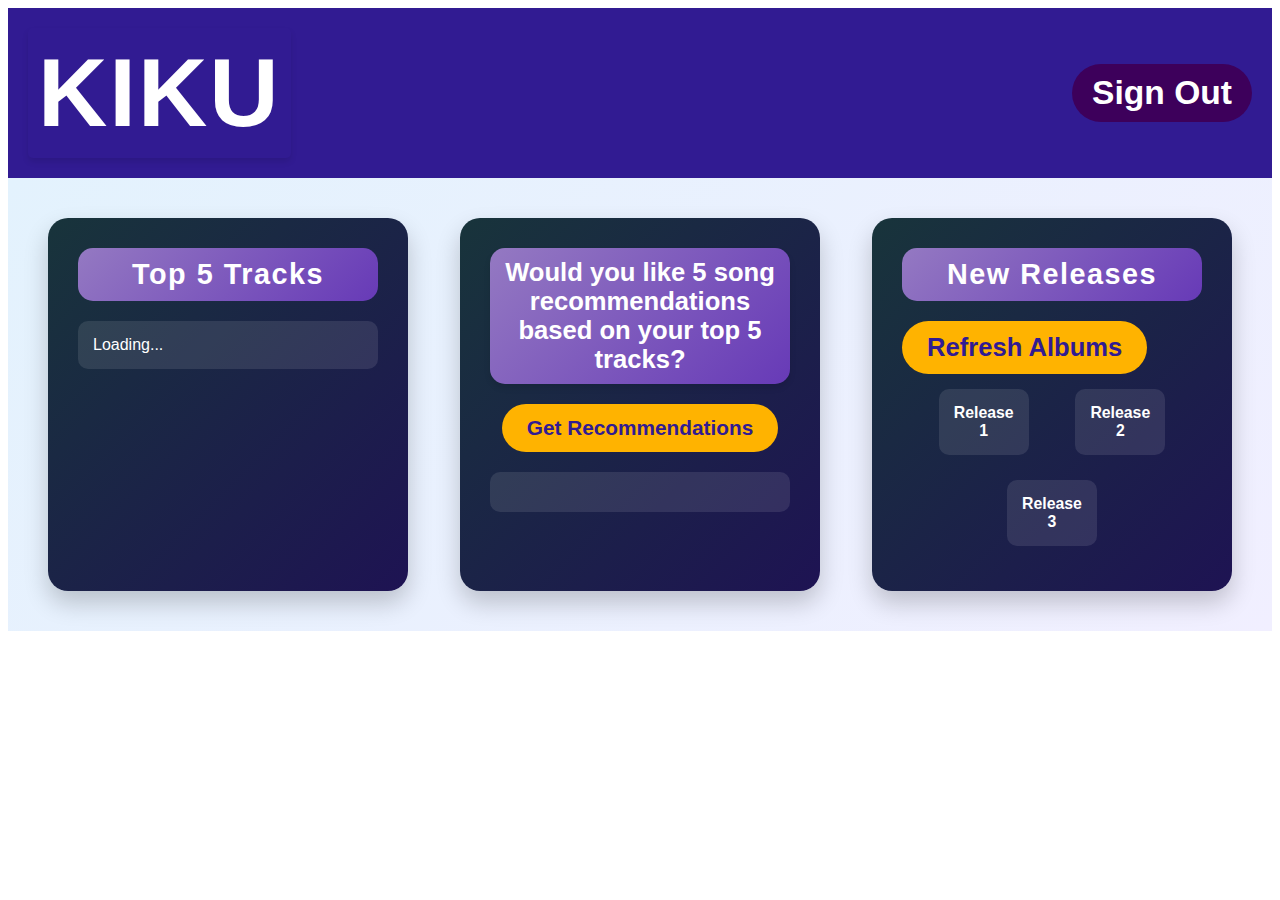
<file: homePage.html>
<!DOCTYPE html>
<html lang="en">
<head>
    <meta charset="UTF-8">
    <meta name="viewport" content="width=device-width, initial-scale=1.0">
    <title>Your Spotify Top Tracks</title>
    <link rel="stylesheet" href="style.css">
</head>
<body>
  <!-- Navbar with toggle functionality -->
  <div id="navbar" class="header">
    <p id="website-name">Kiku</p>
    <button id="signout-btn">Sign Out</button>
  </div>

 <!-- <a href="home.html">
    <p id="concerts">Want to see your favorite artists?</p>
  </a>-->
  
  <div id="main-container">
    <div id="tracks-block">
      <h1>Top 5 Tracks</h1>
      <div id="tracks">Loading...</div>
    </div>
  
    <div id="recommendation-block">
      <p id="recommend-text">Would you like 5 song recommendations based on your top 5 tracks?</p>
      <button id="recommend-button" onclick="getRecommendations()">Get Recommendations</button>
      <div id="recommendations"></div>
    </div>
  
    <div id="new-releases-block">
      <h1>New Releases</h1>
      <button id="refresh-albums-button">Refresh Albums</button>
      <div id="output">
        <p>Release 1</p>
        <p>Release 2</p>
        <p>Release 3</p>
      </div>
    </div>
  </div>

  <script src="index.js" type="module"></script>
</body>
</html>
</file>
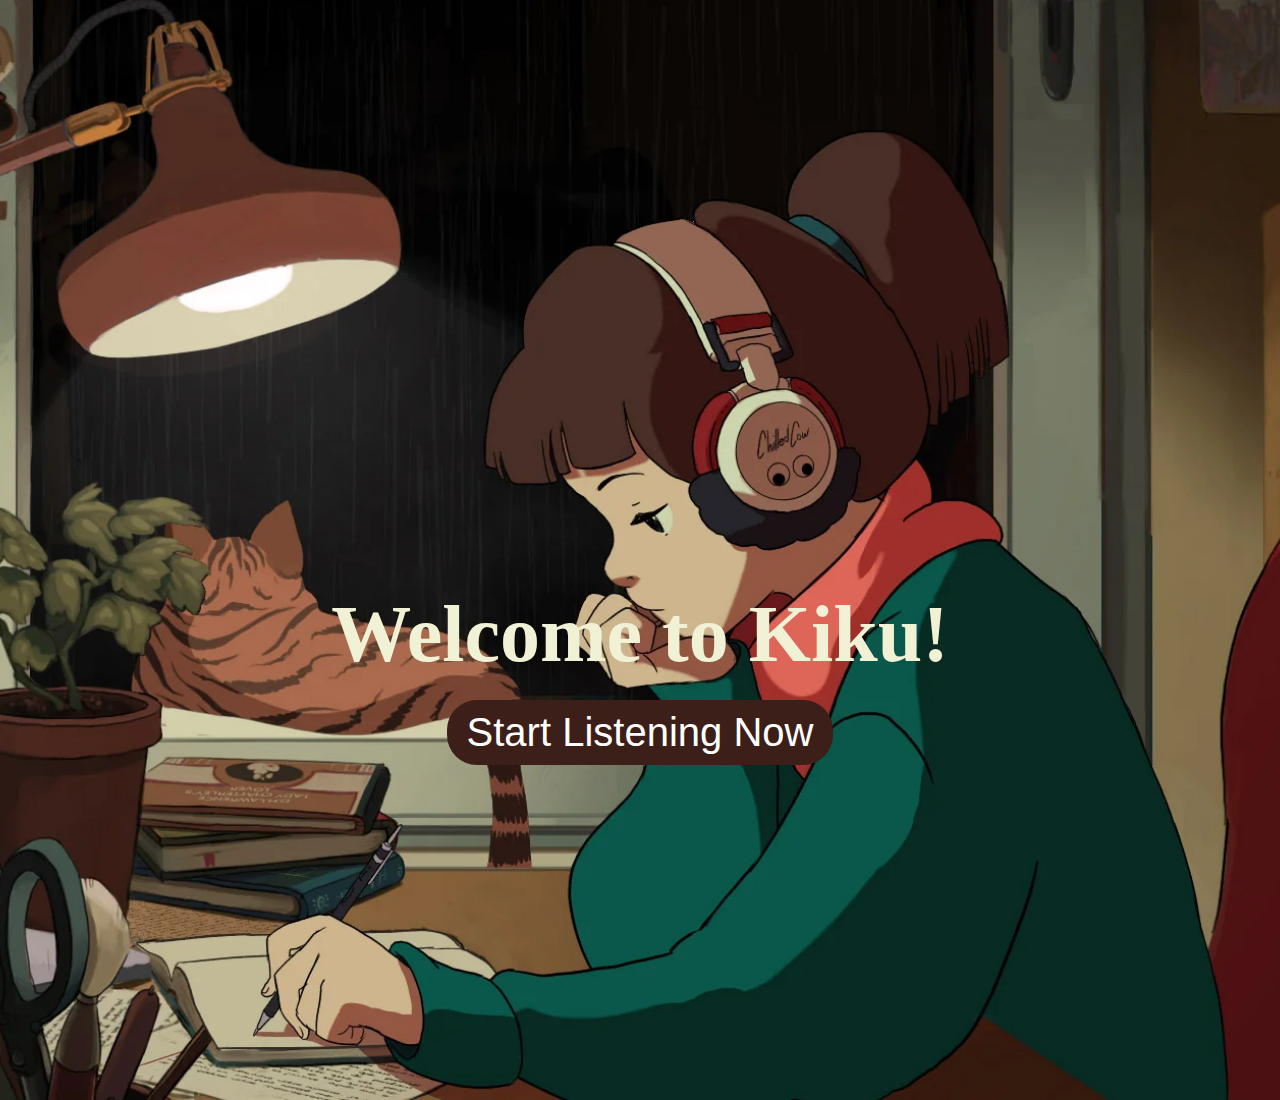
<file: login.html>
<!-- login.html -->
<!DOCTYPE html>
<html lang="en">
<head>
    <meta charset="UTF-8">
    <meta name="viewport" content="width=device-width, initial-scale=1.0">
    <title>Kiku</title>
    <link rel="stylesheet" href="loginStyle.css">
</head>
<body>
    <div class="login">
        <h1 id="welcome">Welcome to Kiku!</h1>
        <button id="login-btn">Start Listening Now</button>
    </div>
    

    <script src="login.js" type="module"></script>
</body>
</html>
</file>
<file: style.css>
/* Main Container */
#main-container {
  display: flex;
  justify-content: space-between;
  flex-wrap: wrap;
  gap: 30px;
  padding: 40px;
  background: linear-gradient(135deg, #E3F2FD, #F1EFFF); /* Light gradient background */
}

/* Card Style for each section */
#tracks-block, #recommendation-block, #new-releases-block {
  flex: 1;
  min-width: 220px;
  max-width: 300px;
  padding: 30px;
  background: linear-gradient(135deg, #18343b, #1e1353); /* Deep gradient background */
  border-radius: 20px;
  box-shadow: 0 12px 24px rgba(0, 0, 0, 0.2);
  color: #FFFFFF;
  font-family: 'Poppins', sans-serif; /* Modern font choice */
  transition: transform 0.3s ease;
}

#tracks-block:hover, #recommendation-block:hover, #new-releases-block:hover {
  transform: scale(1.05); /* Slightly enlarge on hover */
}

/* Titles */
#tracks-block h1, #recommendation-block h1, #new-releases-block h1 {
  text-align: center;
  font-size: 1.8em;
  margin-top: 0;
  margin-bottom: 20px;
  color: #FFF;
  font-weight: bold;
  letter-spacing: 1.5px;
  padding: 10px 0;
  background: linear-gradient(135deg, #9479c2, #673AB7);
  border-radius: 15px;
}

/* Tracks List */
#tracks {
  padding: 15px;
  background-color: rgba(255, 255, 255, 0.1); /* Slightly transparent background */
  border-radius: 10px;
}

#tracks .track-item {
  display: flex;
  align-items: center;
  margin-bottom: 10px;
  padding: 15px;
  color: #FFC107;
  font-weight: bold;
  background-color: rgba(255, 255, 255, 0.05); /* Transparent track background */
  border-radius: 10px;
  transition: background-color 0.3s ease;
  font-size: 1.2em;
}

#tracks .track-item:hover {
  background-color: rgba(255, 255, 255, 0.15);
}

.track-number {
  font-size: 2em;
  font-weight: bold;
  color: #333; 
  width: 30px;
  text-align: center;
  margin-right: 15px;
  color: #FFF;
}



/* Album Image */
.album-image {
  width: 50px;
  height: 50px;
  margin-right: 15px;
  object-fit: cover;
  border-radius: 50%; /* Circle images */
  border: 2px solid #FFC107;
}

/* Recommendation Block */


#recommendation-block p {
  font-size: 1.6em;
  color: #fff;
  text-align: center;
}

#recommend-text {
  font-weight: bold; 
  text-align: center;  
  margin: 20px 0;
  margin-top: 0;  
  padding: 10px;  
  background: linear-gradient(135deg, #9479c2, #673AB7);
  border-radius: 15px;  
  box-shadow: 0 4px 6px rgba(0, 0, 0, 0.1);
}

#recommend-button {
  font-size: 1.3em;
  font-weight: 600;
  display: block;
  width: fit-content;
  padding: 12px 25px;
  background: #FFB300;
  color: #311B92;
  font-weight: bold;
  border: none;
  border-radius: 50px;
  cursor: pointer;
  margin: 0 auto;
  transition: background-color 0.3s ease;
}

#recommend-button:hover {
  background-color: #FFCA28;
}

#refresh-albums-button {
  display: block;
  width: fit-content;
  padding: 12px 25px;
  background: #FFB300;
  color: #311B92;
  font-weight: bold;
  border: none;
  border-radius: 50px;
  cursor: pointer;
  font-size: 1.6em;
  font-weight: bold;
}

#refresh-albums-button:hover {
  background-color: #FFCA28;
}

#recommendations {
  margin-top: 20px;
  padding: 20px;
  background-color: rgba(255, 255, 255, 0.1);
  border-radius: 10px;
  text-align: center;
}

#recommendations .recommendation-item {
  display: flex;
  align-items: center;
  margin-bottom: 10px;
  padding: 10px 0;
  border-bottom: 1px solid #6C3483; /* Optional divider color */
}

.recommendation-number {
  font-size: 2em;
  font-weight: bold;
  color: #fff; 
  width: 30px;
  text-align: center;
  margin-right: 15px;
}

.recommendation-info {
  font-family: Arial, sans-serif;
  font-size: 1.2em;
  font-weight: bold;
  color: #FFB300; /* Adjust the color of the text */
}

/* Style for the new releases section */
#output, a {
  font-family: Arial, sans-serif;
  border-radius: 10px;
  padding: 10px;
  text-align: center;
  font-size: 1.1em;

    /* Use Flexbox to arrange items */
    display: flex;
    flex-wrap: wrap;
    justify-content: space-evenly;
    gap: 15px; /* Adds space between items */
}

/* Style individual new releases */
#output p, a {
  font-family: Arial, sans-serif;
  font-size: 0.9em;  /* Smaller font size */
  color: #fff;
  margin: 5px;  /* Reduced margin for a tighter layout */
  font-weight: bold;
  
  /* Each release will take up one-third of the container width */
  flex-basis: calc(33.33% - 20px);  /* Adjusted for spacing between items */
  box-sizing: border-box;
  padding: 15px;
  border-radius: 10px;
  background: rgba(255, 255, 255, 0.1);
  color: #FFF;
  font-weight: bold;
  text-align: center;
  transition: transform 0.3s ease;
}

#output p:hover {
  transform: scale(1.05);
}

/* Header and Sign-out Button */
.header {
  display: flex;
  justify-content: space-between;
  align-items: center;
  padding: 20px;
  background-color: #311B92;
}

#website-name {
  font-family: Arial, sans-serif;
  font-weight: bold;
  font-size: 2em;
  font-weight: bold;
  color: #FFF;
  letter-spacing: 1px;
}

#signout-btn {
  font-size: 2.1em;
  font-weight: bold;
  color: #fff;
  background-color: #3D005B; /* Purple button */
  border: none;
  padding: 10px 20px;
  border-radius: 50px;
  font-weight: bold;
  cursor: pointer;
  transition: background-color 0.3s ease;
}

#signout-btn:hover {
  background-color: #FFCA28;
}

#signout-btn:focus {
  outline: none;  /* Remove default outline when focused */
}


#website-name {
  font-size: 6em;  
  font-weight: bold;
  color: white;
  text-transform: uppercase;
  letter-spacing: 2px;
  margin: 0;
  text-align: left;
  padding: 10px;
  border-radius: 5px;
  box-shadow: 0 4px 6px rgba(0, 0, 0, 0.1);
  cursor: pointer;  
  text-decoration: none; 
}

a {
  text-decoration: none;  
}

#website-name:hover {
  color: #6C3483;  
  cursor: pointer; 
}

#concerts {
  font-size: 1.5em;
}
</file>
<file: loginStyle.css>
body {
  background-image: url('lofi2.webp');
  background-size: cover; /* Ensures the image covers the entire viewport */
  background-position: center; /* Centers the image */
  background-repeat: no-repeat; /* Prevents the image from repeating */
  height: 100vh; /* Ensures the body takes up the full height of the viewport */
  margin: 0; /* Removes any default margin */
}

.login {
  display: flex;
  flex-direction: column;
  align-items: center; 
  justify-content: center; 
  min-height: 100vh; 
  text-align: center; 
  margin-top: 200px;
}

/* Style the welcome message */
#welcome {
  font-size: 5rem;
  color: rgb(241, 241, 214); 
  margin-bottom: 20px; 
}

/* Style the login button */
#login-btn {
  padding: 10px 20px;
  font-size: 2.5rem;
  background-color: #3b1f18; 
  color: white;
  border: none;
  border-radius: 30px;
  cursor: pointer;
  transition: background-color 0.6s;
}

#login-btn:hover {
  background-color: #18343b; 
}
</file>
